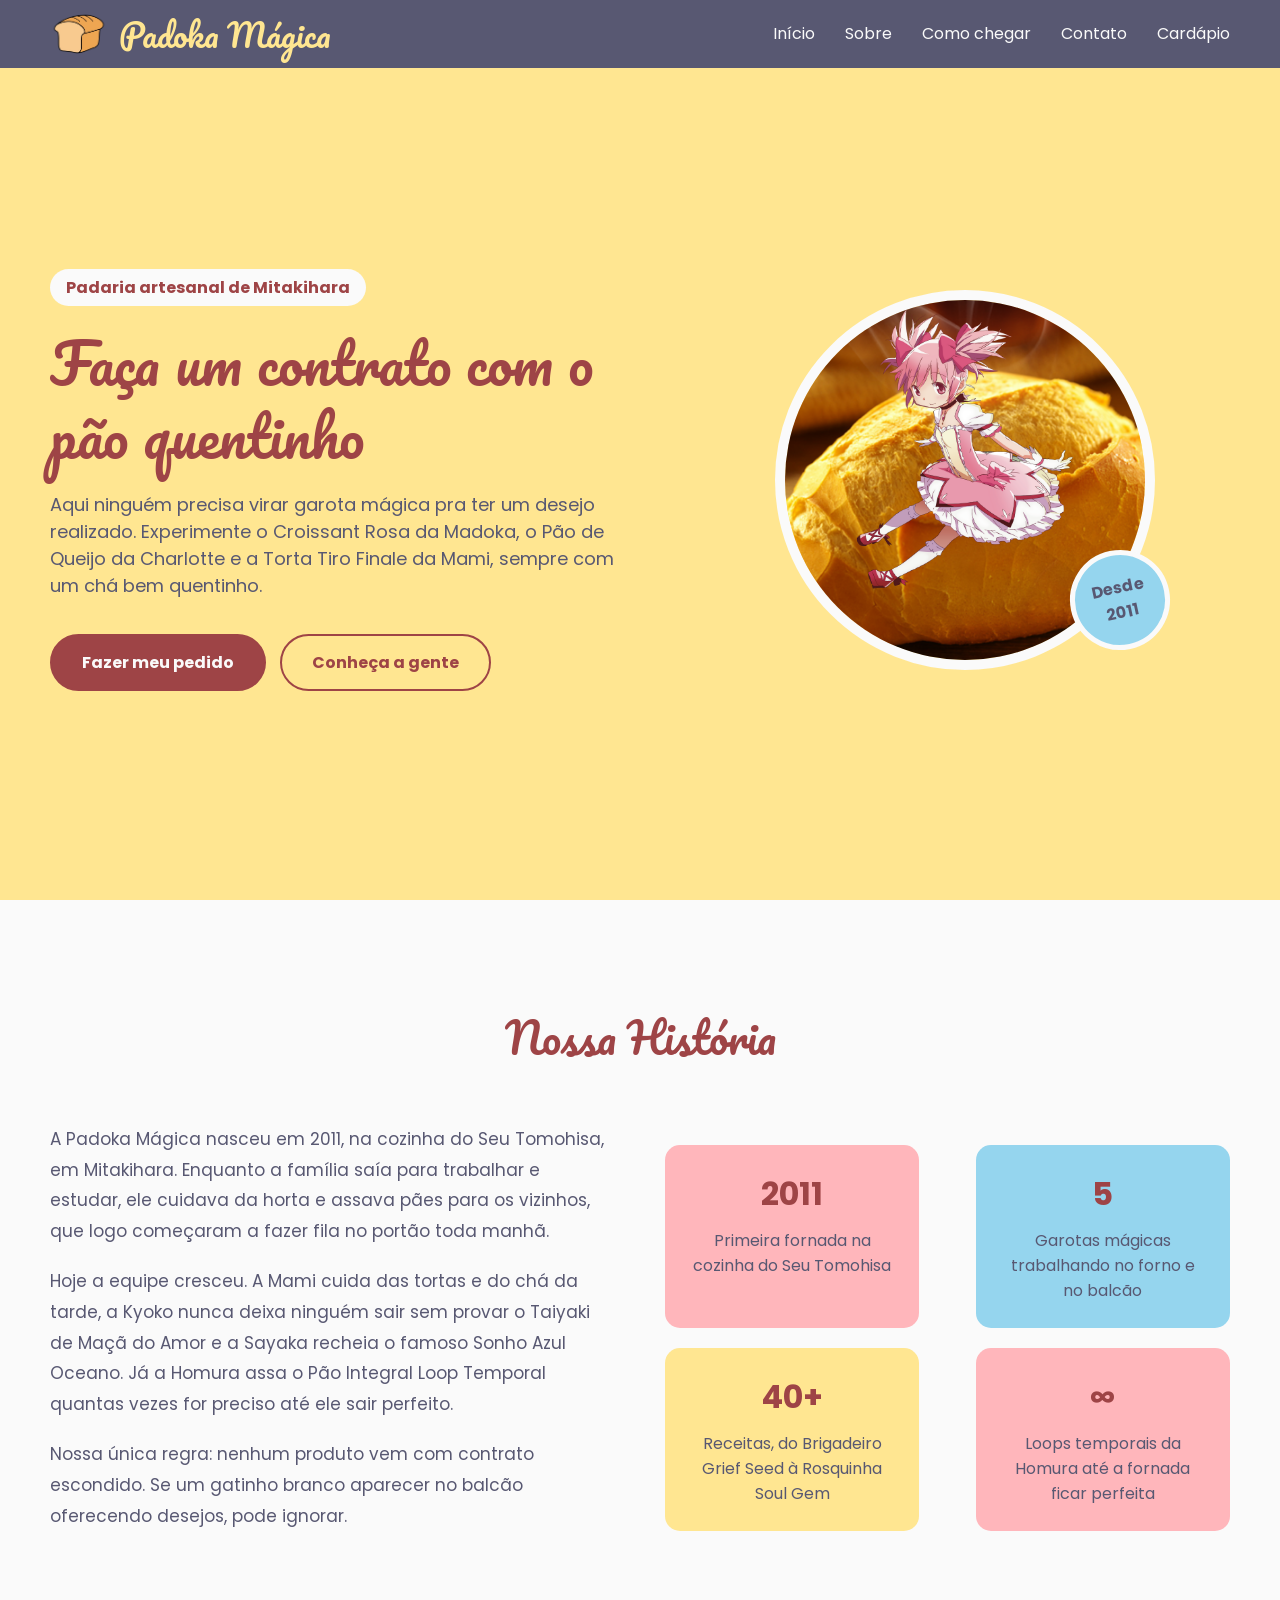
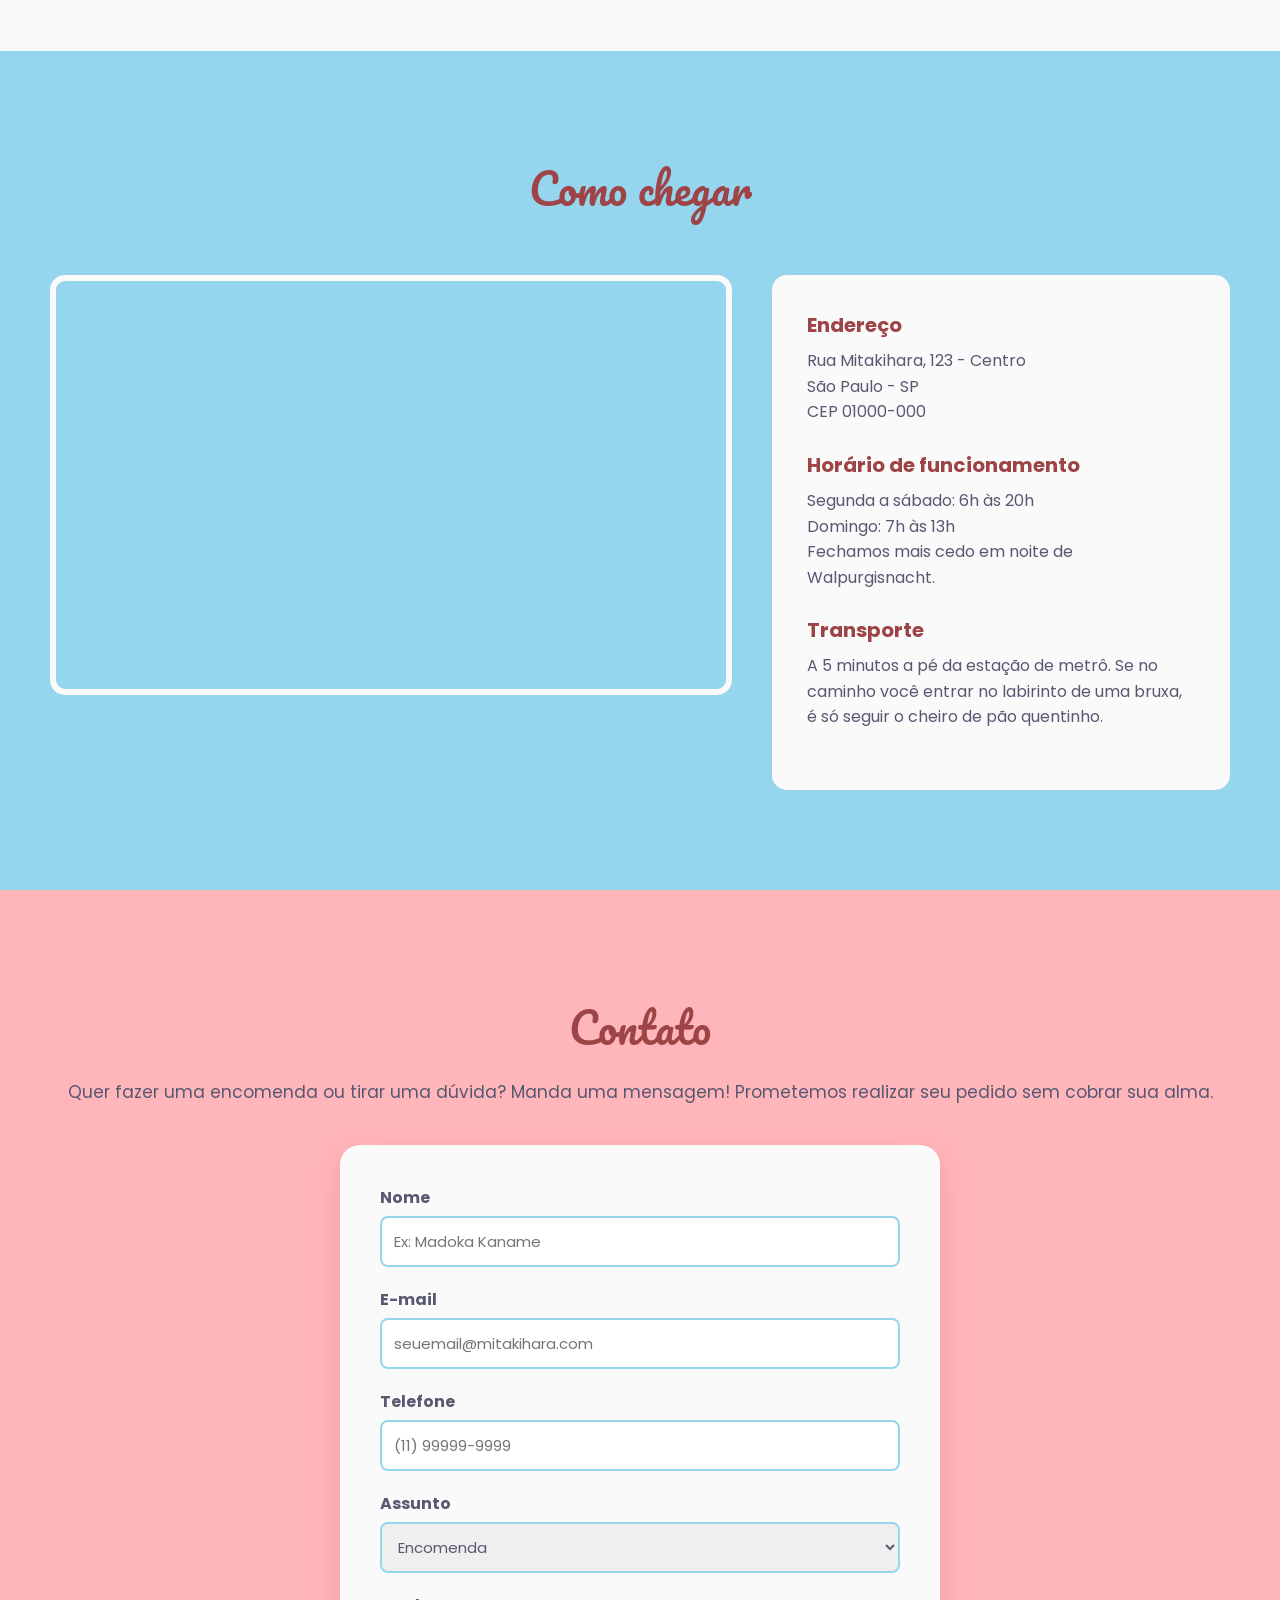
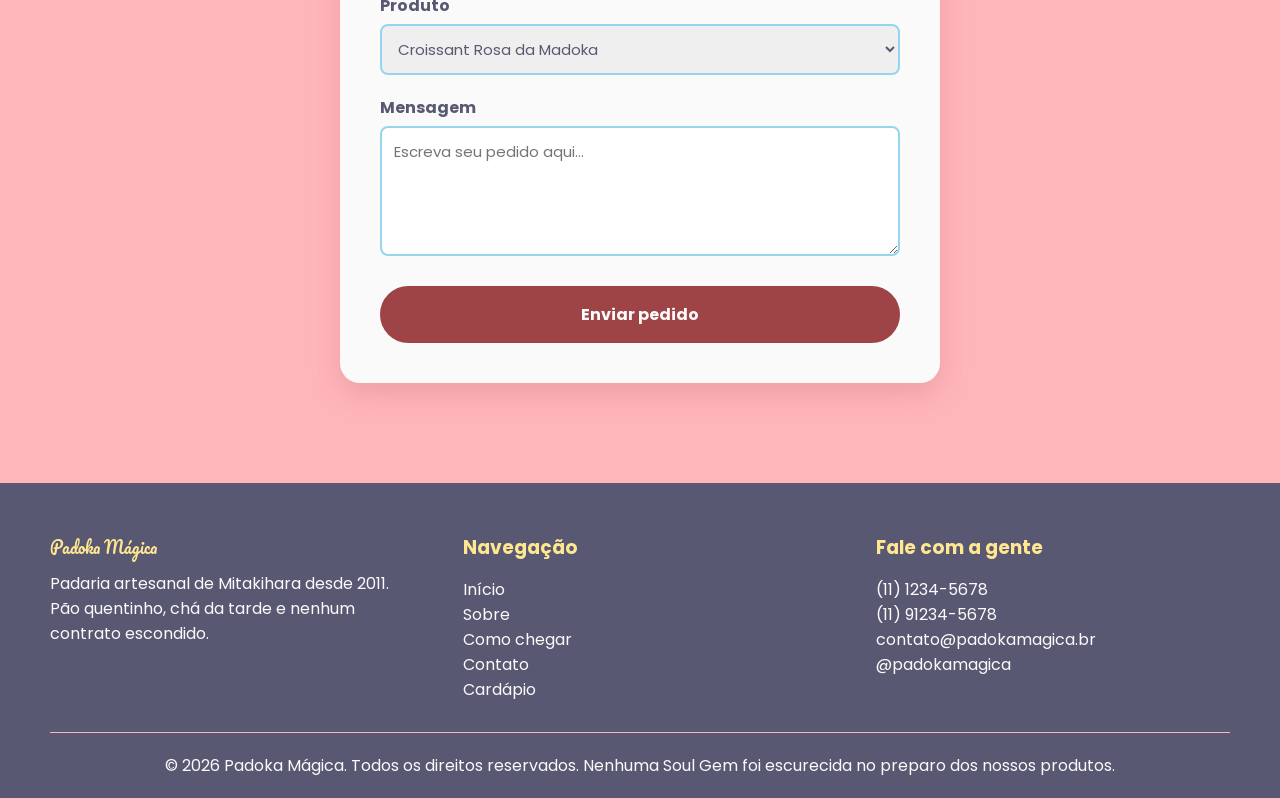
<file: index.html>
<!doctype html>
<html lang="pt-BR">
  <head>
    <meta charset="UTF-8" />
    <meta name="viewport" content="width=device-width, initial-scale=1.0" />
    <title>Padoka Mágica</title>
    <link rel="stylesheet" href="./css/home.css" />
    <link
      rel="shortcut icon"
      href="assets/img/LogoImage.png"
      type="image/png" />
  </head>

  <body>
    <header id="header" class="header">
      <a href="./index.html#hero" class="logoContainer">
        <img src="./assets/img/LogoImage.png" alt="Logo da Padoka Mágica" />
        <h1>Padoka Mágica</h1>
      </a>

      <nav class="navigation">
        <a href="./index.html#hero">Início</a>
        <a href="./index.html#historia">Sobre</a>
        <a href="./index.html#comoChegar">Como chegar</a>
        <a href="./index.html#contato">Contato</a>
        <a href="./cardapio.html">Cardápio</a>
      </nav>
    </header>

    <main id="content" class="content">
      <section id="hero" class="hero">
        <div class="heroTexto">
          <p class="heroTag">Padaria artesanal de Mitakihara</p>
          <h1 class="heroTitulo">Faça um contrato com o pão quentinho</h1>
          <p class="heroSubtitulo">
            Aqui ninguém precisa virar garota mágica pra ter um desejo
            realizado. Experimente o Croissant Rosa da Madoka, o Pão de Queijo
            da Charlotte e a Torta Tiro Finale da Mami, sempre com um chá bem
            quentinho.
          </p>
          <div class="heroBotoes">
            <a href="#ata" class="botao">Fazer meu pedido</a>
            <a href="#putz" class="botao botaoSecundario">Conheça a gente</a>
          </div>
        </div>

        <div class="heroImagem">
          <div class="circulo">
            <img src="./assets/img/Madoka.png" alt="Madoka" class="madoka" />
            <img
              src="./assets/img/heroImage.png"
              alt="Pão Quentinho"
              class="pao" />
          </div>
          <p class="selo">Desde<br />2011</p>
        </div>
      </section>

      <section id="historia" class="historia">
        <h2 class="tituloSecao">Nossa História</h2>
        <div class="historiaConteudo">
          <div class="historiaTexto">
            <p>
              A Padoka Mágica nasceu em 2011, na cozinha do Seu Tomohisa, em
              Mitakihara. Enquanto a família saía para trabalhar e estudar, ele
              cuidava da horta e assava pães para os vizinhos, que logo
              começaram a fazer fila no portão toda manhã.
            </p>
            <p>
              Hoje a equipe cresceu. A Mami cuida das tortas e do chá da tarde,
              a Kyoko nunca deixa ninguém sair sem provar o Taiyaki de Maçã do
              Amor e a Sayaka recheia o famoso Sonho Azul Oceano. Já a Homura
              assa o Pão Integral Loop Temporal quantas vezes for preciso até
              ele sair perfeito.
            </p>
            <p>
              Nossa única regra: nenhum produto vem com contrato escondido. Se
              um gatinho branco aparecer no balcão oferecendo desejos, pode
              ignorar.
            </p>
          </div>
          <div class="historiaCards">
            <div class="card">
              <span class="cardNumero">2011</span>
              <p>Primeira fornada na cozinha do Seu Tomohisa</p>
            </div>
            <div class="card cardAzul">
              <span class="cardNumero">5</span>
              <p>Garotas mágicas trabalhando no forno e no balcão</p>
            </div>
            <div class="card cardAmarelo">
              <span class="cardNumero">40+</span>
              <p>Receitas, do Brigadeiro Grief Seed à Rosquinha Soul Gem</p>
            </div>
            <div class="card">
              <span class="cardNumero">∞</span>
              <p>Loops temporais da Homura até a fornada ficar perfeita</p>
            </div>
          </div>
        </div>
      </section>

      <section id="comoChegar" class="comoChegar">
        <h2 class="tituloSecao">Como chegar</h2>
        <div class="comoChegarConteudo">
          <div class="mapa">
            <iframe
              src="https://maps.google.com/maps?q=Pra%C3%A7a%20da%20S%C3%A9%2C%20S%C3%A3o%20Paulo&z=15&output=embed"
              loading="lazy"
              title="Mapa da Padoka Mágica"></iframe>
          </div>
          <div class="infoEndereco">
            <h3>Endereço</h3>
            <p>
              Rua Mitakihara, 123 - Centro<br />São Paulo - SP<br />CEP
              01000-000
            </p>
            <h3>Horário de funcionamento</h3>
            <p>
              Segunda a sábado: 6h às 20h<br />Domingo: 7h às 13h<br />Fechamos
              mais cedo em noite de Walpurgisnacht.
            </p>
            <h3>Transporte</h3>
            <p>
              A 5 minutos a pé da estação de metrô. Se no caminho você entrar no
              labirinto de uma bruxa, é só seguir o cheiro de pão quentinho.
            </p>
          </div>
        </div>
      </section>

      <section id="contato" class="contato">
        <h2 class="tituloSecao">Contato</h2>
        <p class="contatoTexto">
          Quer fazer uma encomenda ou tirar uma dúvida? Manda uma mensagem!
          Prometemos realizar seu pedido sem cobrar sua alma.
        </p>
        <form id="formContato" class="formulario" action="#">
          <label for="nome">Nome</label>
          <input
            type="text"
            id="nome"
            name="nome"
            placeholder="Ex: Madoka Kaname"
            required />
          <label for="email">E-mail</label>
          <input
            type="email"
            id="email"
            name="email"
            placeholder="seuemail@mitakihara.com"
            required />
          <label for="telefone">Telefone</label>
          <input
            type="tel"
            id="telefone"
            name="telefone"
            placeholder="(11) 99999-9999" />

          <label for="assunto">Assunto</label>
          <select id="assunto" name="assunto">
            <option value="encomenda">Encomenda</option>
            <option value="duvida">Dúvida</option>
            <option value="elogio">Elogio</option>
            <option value="desejo">Fazer um desejo (não recomendamos)</option>
          </select>
          <label for="produto">Produto</label>
          <select id="produto" name="produto">
            <option value="croissant">Croissant Rosa da Madoka</option>
            <option value="paoQueijo">Pão de Queijo da Charlotte</option>
            <option value="torta">Torta Tiro Finale da Mami</option>
            <option value="taiyaki">Taiyaki de Maçã do Amor da Kyoko</option>
            <option value="sonho">Sonho Azul Oceano da Sayaka</option>
            <option value="integral">
              Pão Integral Loop Temporal da Homura
            </option>
            <option value="rosquinha">Rosquinha Soul Gem</option>
            <option value="brigadeiro">Brigadeiro Grief Seed</option>
            <option value="cafe">Café Walpurgisnacht (extra forte)</option>
          </select>
          <label for="mensagem">Mensagem</label>
          <textarea
            id="mensagem"
            name="mensagem"
            placeholder="Escreva seu pedido aqui..."
            required></textarea>
          <button type="submit" class="botao botaoEnviar">Enviar pedido</button>
        </form>
      </section>
    </main>

    <footer id="footer" class="footer">
      <div class="footerContainer">
        <div class="footerColuna">
          <p class="footerLogo">Padoka Mágica</p>
          <p>
            Padaria artesanal de Mitakihara desde 2011. Pão quentinho, chá da
            tarde e nenhum contrato escondido.
          </p>
        </div>
        <div class="footerColuna">
          <h3>Navegação</h3>
          <a href="./index.html#hero">Início</a>
          <a href="./index.html#historia">Sobre</a>
          <a href="./index.html#comoChegar">Como chegar</a>
          <a href="./index.html#contato">Contato</a>
          <a href="#">Cardápio</a>
        </div>
        <div class="footerColuna">
          <h3>Fale com a gente</h3>
          <p>(11) 1234-5678</p>
          <p>(11) 91234-5678</p>
          <p>contato@padokamagica.br</p>
          <p>@padokamagica</p>
        </div>
      </div>
      <div class="copyright">
        <p>
          &copy; 2026 Padoka Mágica. Todos os direitos reservados. Nenhuma Soul
          Gem foi escurecida no preparo dos nossos produtos.
        </p>
      </div>
    </footer>
  </body>
</html>
</file>
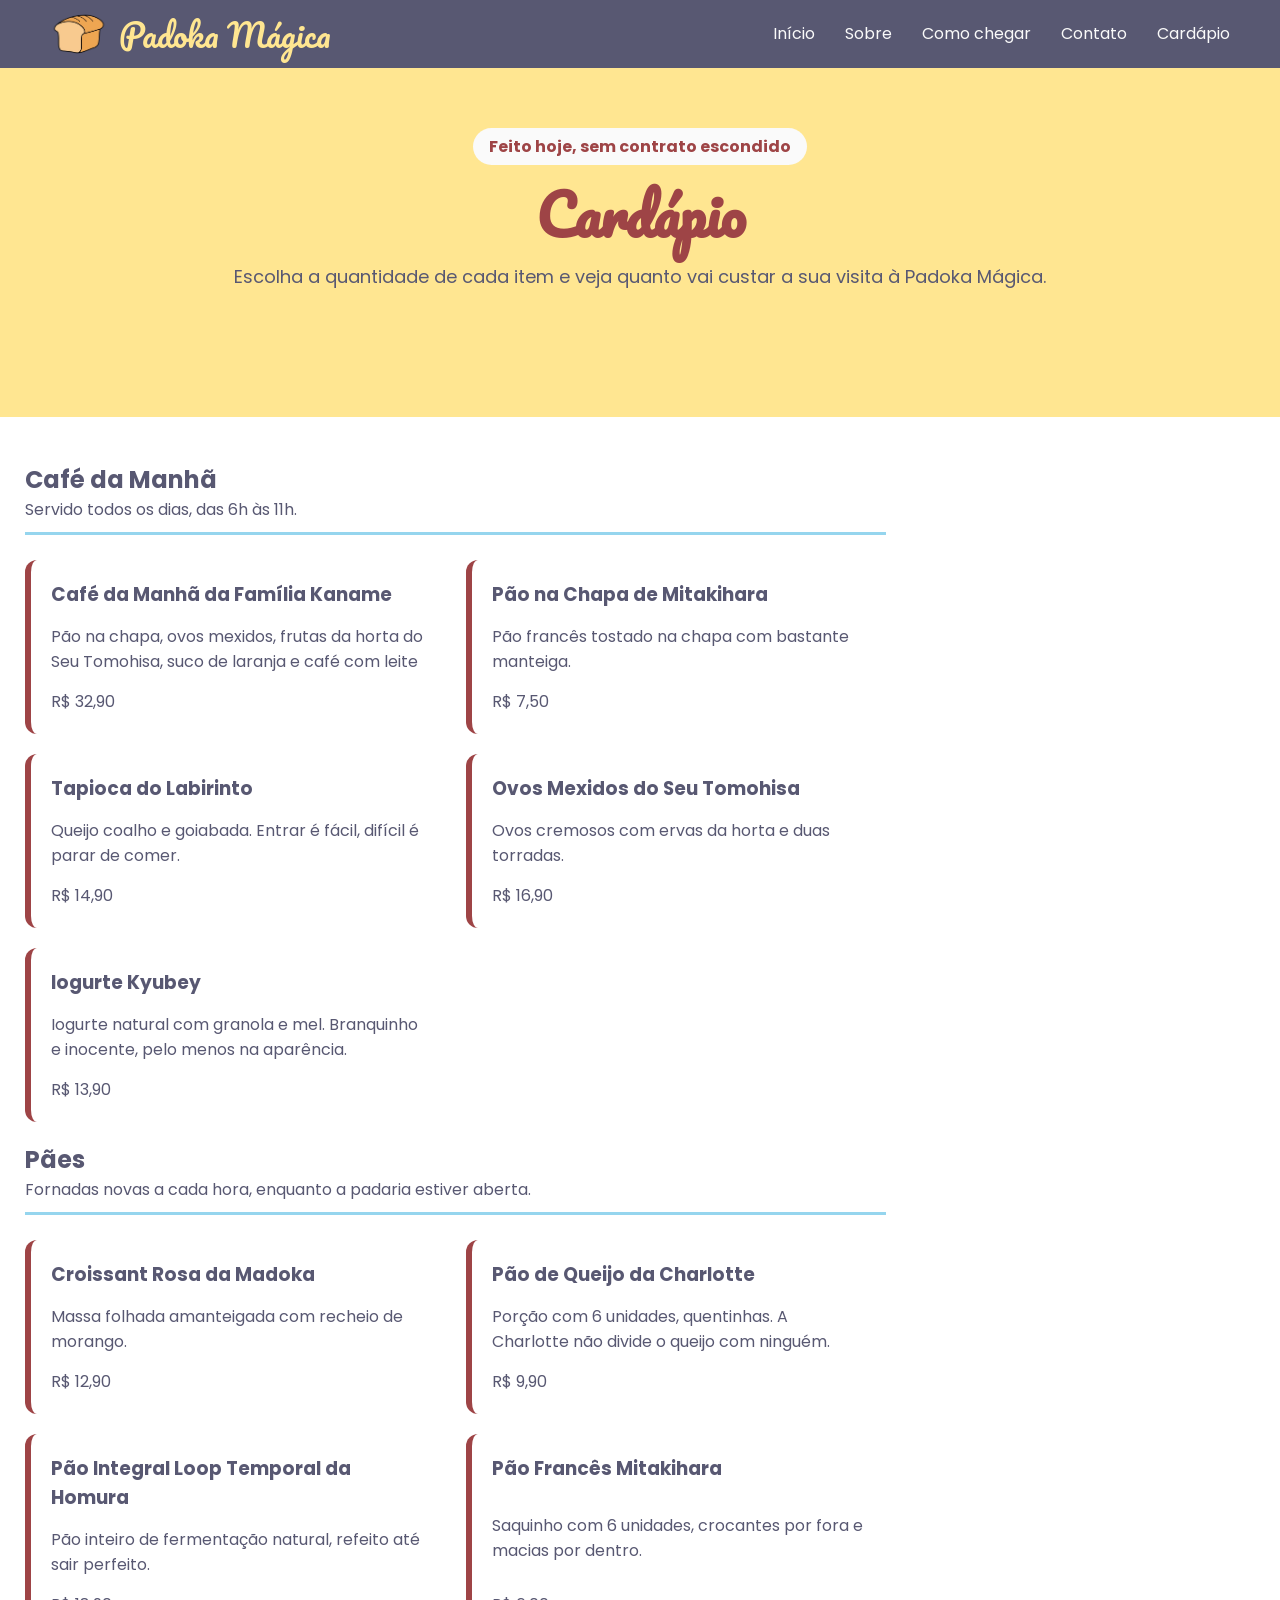
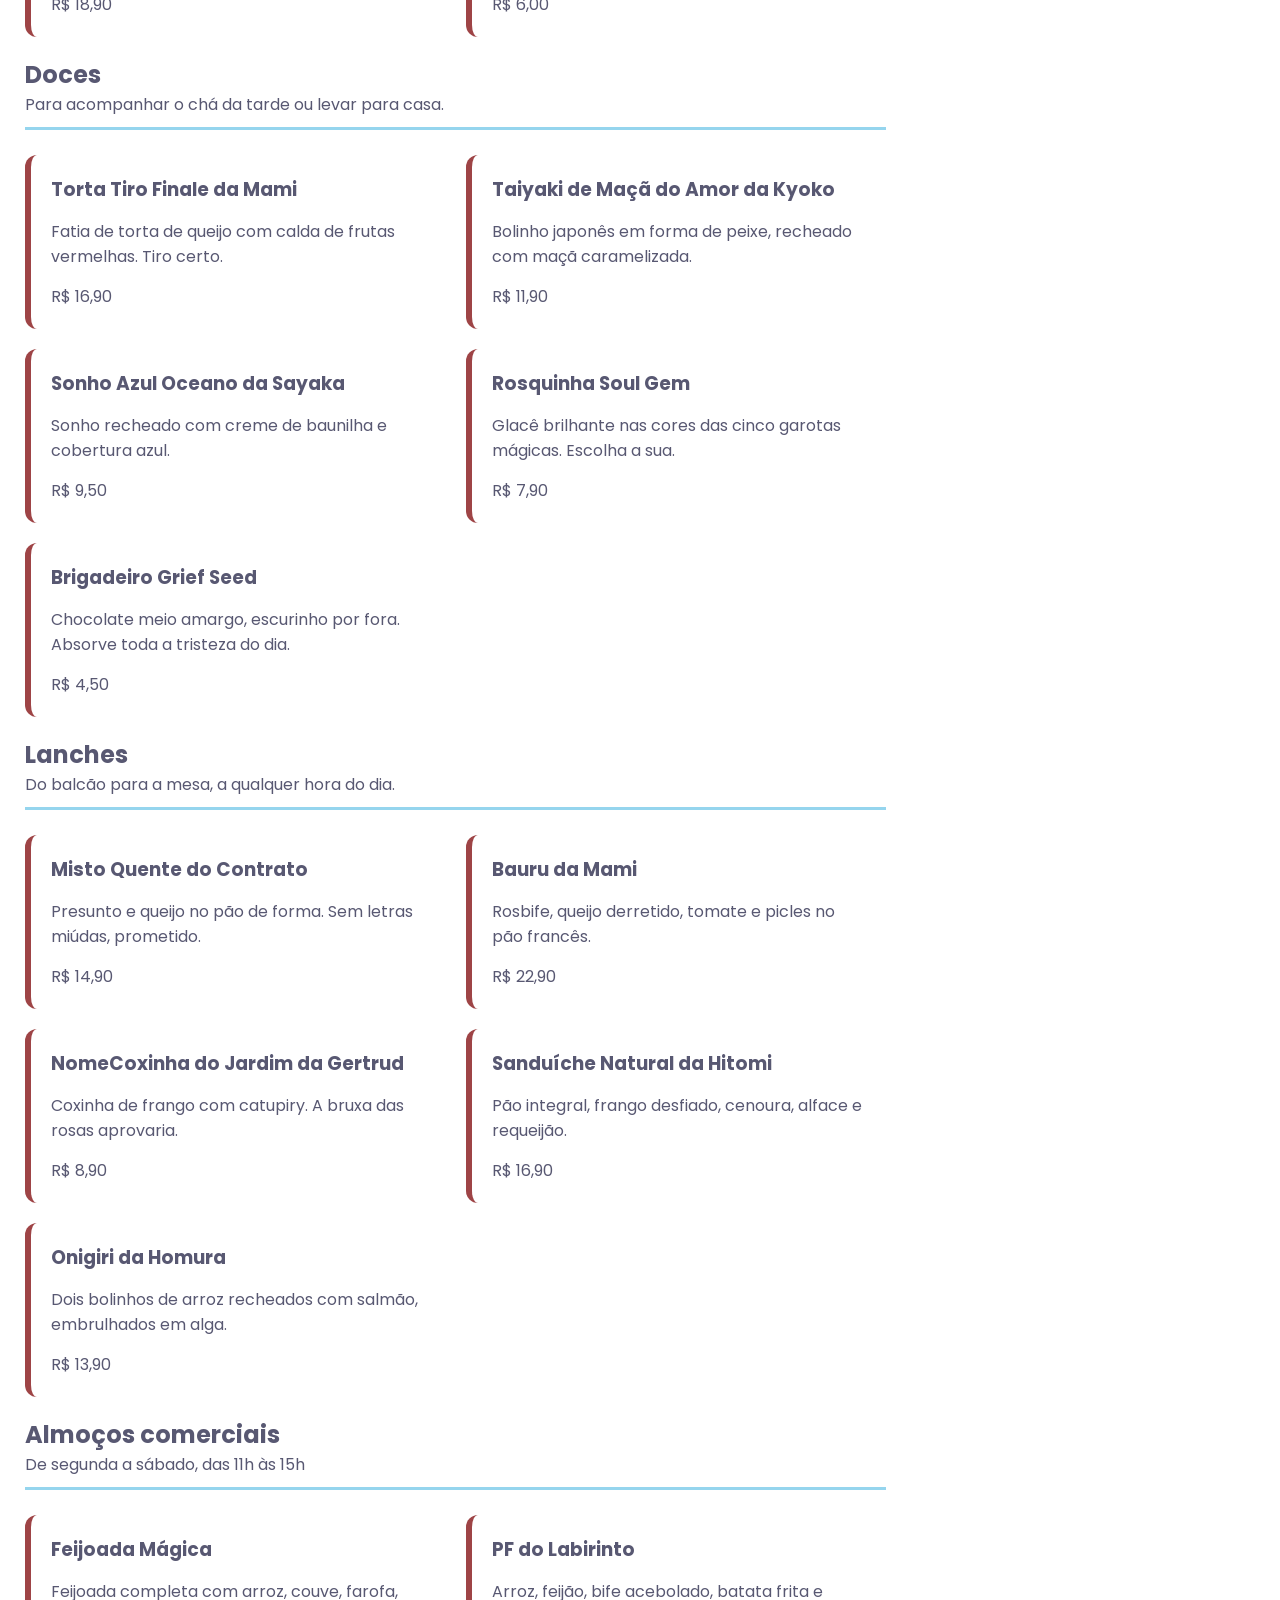
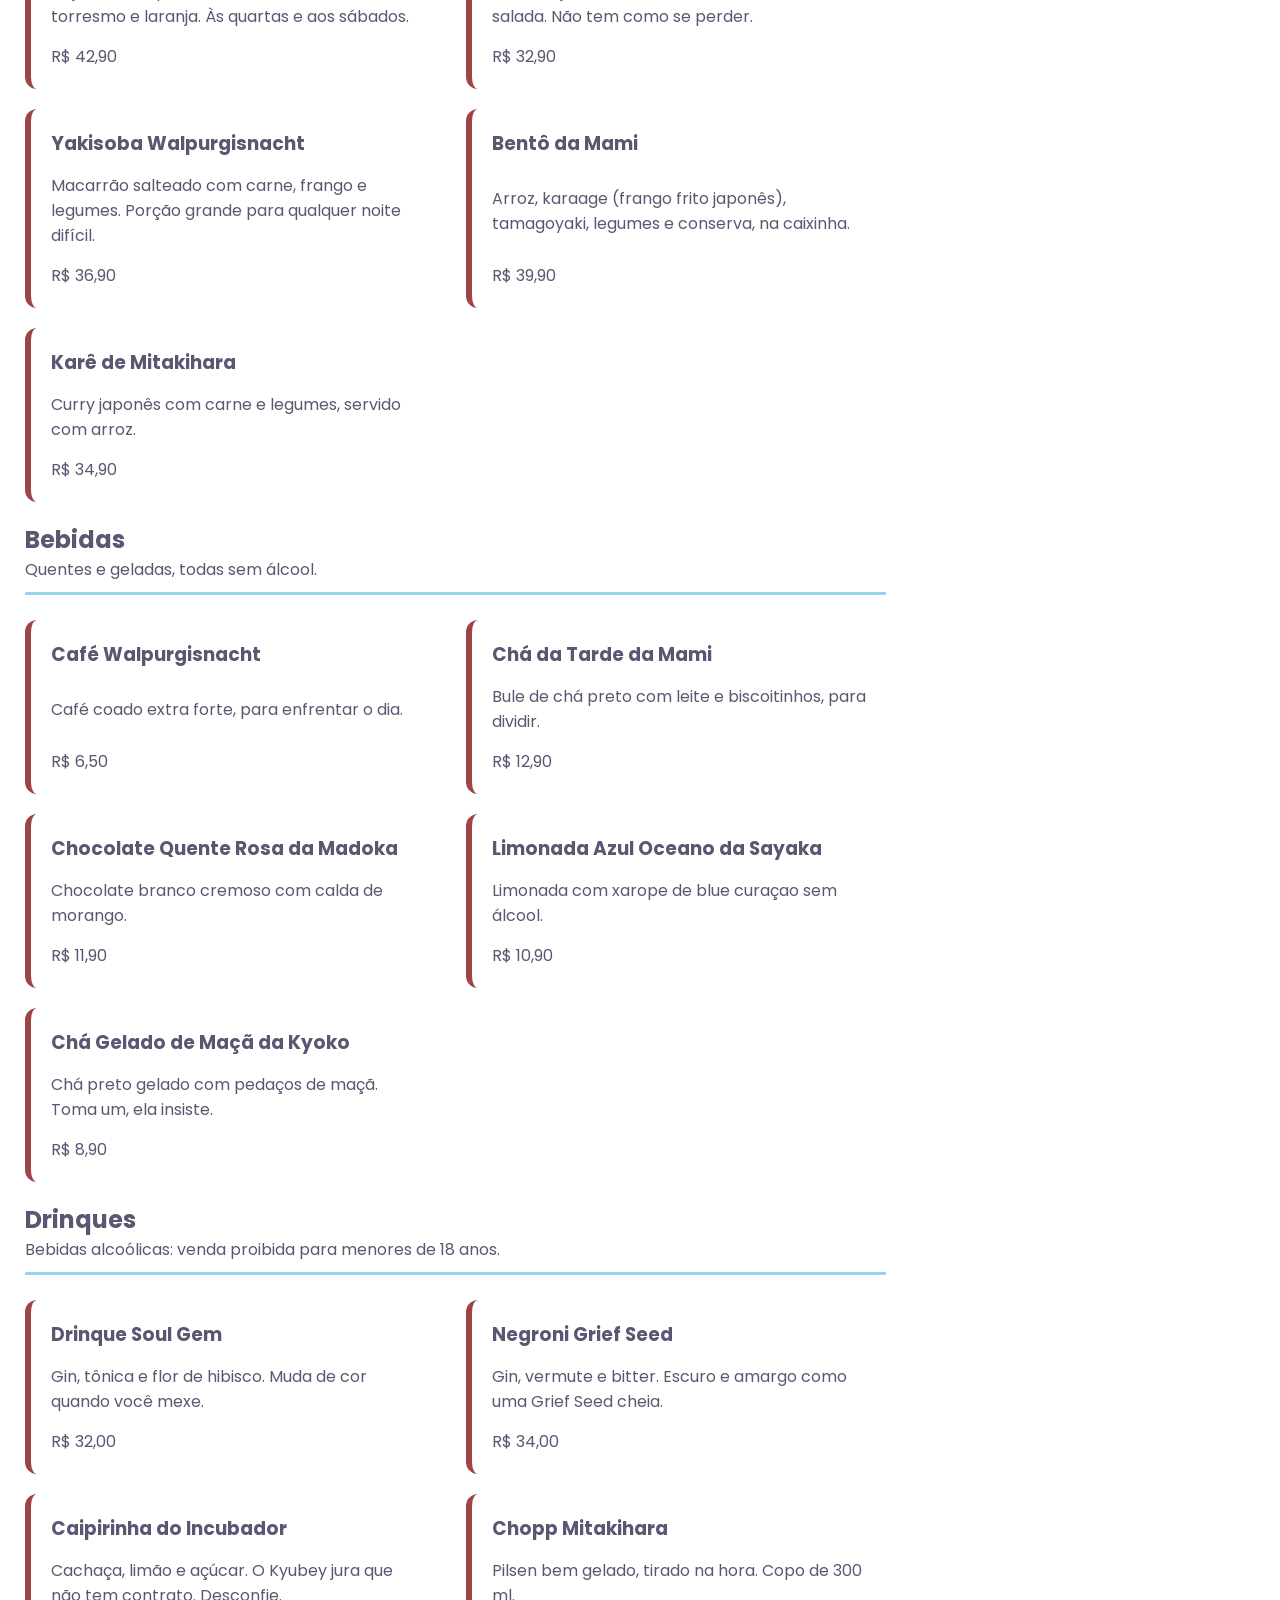
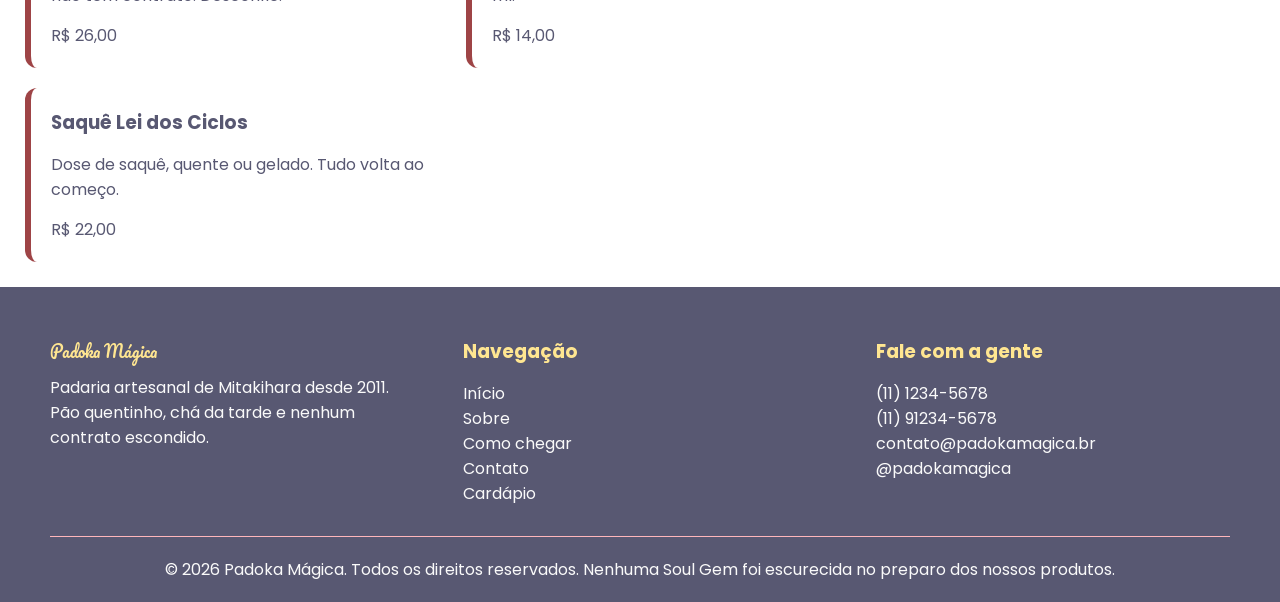
<file: cardapio.html>
<!doctype html>
<html lang="pt-BR">
  <head>
    <meta charset="UTF-8" />
    <meta name="viewport" content="width=device-width, initial-scale=1.0" />
    <title>Cardápio | Padoka Mágica</title>
    <link rel="stylesheet" href="./css/cardapio.css" />
    <link
      rel="shortcut icon"
      href="assets/img/LogoImage.png"
      type="image/png"
    />
  </head>
  <body>
    <header id="header" class="header">
      <a href="./index.html#hero" class="logoContainer">
        <img src="./assets/img/LogoImage.png" alt="Logo da Padoka Mágica" />
        <h1>Padoka Mágica</h1>
      </a>

      <nav class="navigation">
        <a href="./index.html#hero">Início</a>
        <a href="./index.html#historia">Sobre</a>
        <a href="./index.html#comoChegar">Como chegar</a>
        <a href="./index.html#contato">Contato</a>
        <a href="./cardapio.html" class="paginaAtual">Cardápio</a>
      </nav>
    </header>

    <main id="content" class="content">
      <section id="cardapioTopo" class="cardapioTopo">
        <p class="cardapioTag">Feito hoje, sem contrato escondido</p>
        <h1 class="cardapioTitulo">Cardápio</h1>
        <p class="cardapioSubtitulo">
          Escolha a quantidade de cada item e veja quanto vai custar a sua
          visita à Padoka Mágica.
        </p>
      </section>

      <form id="formCardapio" class="cardapioConteudo" action="#">
        <div class="listaCategorias">
          <section id="cafeDaManha" class="categoria">
            <div class="categoriaCabecalho">
              <h2>Café da Manhã</h2>
              <p>Servido todos os dias, das 6h às 11h.</p>
            </div>
            <div class="listaItens">
              <div class="item">
                <h3 class="itemNome">Café da Manhã da Família Kaname</h3>
                <p class="itemDescricao">
                  Pão na chapa, ovos mexidos, frutas da horta do Seu Tomohisa,
                  suco de laranja e café com leite
                </p>
                <p class="itemPreco">R$ 32,90</p>
              </div>
              <div class="item">
                <h3 class="itemNome">Pão na Chapa de Mitakihara</h3>
                <p class="itemDescricao">
                  Pão francês tostado na chapa com bastante manteiga.
                </p>
                <p class="itemPreco">R$ 7,50</p>
              </div>
              <div class="item">
                <h3 class="itemNome">Tapioca do Labirinto</h3>
                <p class="itemDescricao">
                  Queijo coalho e goiabada. Entrar é fácil, difícil é parar de
                  comer.
                </p>
                <p class="itemPreco">R$ 14,90</p>
              </div>
              <div class="item">
                <h3 class="itemNome">Ovos Mexidos do Seu Tomohisa</h3>
                <p class="itemDescricao">
                  Ovos cremosos com ervas da horta e duas torradas.
                </p>
                <p class="itemPreco">R$ 16,90</p>
              </div>
              <div class="item">
                <h3 class="itemNome">Iogurte Kyubey</h3>
                <p class="itemDescricao">
                  Iogurte natural com granola e mel. Branquinho e inocente, pelo
                  menos na aparência.
                </p>
                <p class="itemPreco">R$ 13,90</p>
              </div>
            </div>
          </section>

          <section id="paes" class="categoria">
            <div class="categoriaCabecalho">
              <h2>Pães</h2>
              <p>
                Fornadas novas a cada hora, enquanto a padaria estiver aberta.
              </p>
            </div>
            <div class="listaItens">
              <div class="item">
                <h3 class="itemNome">Croissant Rosa da Madoka</h3>
                <p class="itemDescricao">
                  Massa folhada amanteigada com recheio de morango.
                </p>
                <p class="itemPreco">R$ 12,90</p>
              </div>
              <div class="item">
                <h3 class="itemNome">Pão de Queijo da Charlotte</h3>
                <p class="itemDescricao">
                  Porção com 6 unidades, quentinhas. A Charlotte não divide o
                  queijo com ninguém.
                </p>
                <p class="itemPreco">R$ 9,90</p>
              </div>
              <div class="item">
                <h3 class="itemNome">Pão Integral Loop Temporal da Homura</h3>
                <p class="itemDescricao">
                  Pão inteiro de fermentação natural, refeito até sair perfeito.
                </p>
                <p class="itemPreco">R$ 18,90</p>
              </div>
              <div class="item">
                <h3 class="itemNome">Pão Francês Mitakihara</h3>
                <p class="itemDescricao">
                  Saquinho com 6 unidades, crocantes por fora e macias por
                  dentro.
                </p>
                <p class="itemPreco">R$ 6,00</p>
              </div>
            </div>
          </section>

          <section id="doces" class="categoria">
            <div class="categoriaCabecalho">
              <h2>Doces</h2>
              <p>Para acompanhar o chá da tarde ou levar para casa.</p>
            </div>
            <div class="listaItens">
              <div class="item">
                <h3 class="itemNome">Torta Tiro Finale da Mami</h3>
                <p class="itemDescricao">
                  Fatia de torta de queijo com calda de frutas vermelhas. Tiro
                  certo.
                </p>
                <p class="itemPreco">R$ 16,90</p>
              </div>
              <div class="item">
                <h3 class="itemNome">Taiyaki de Maçã do Amor da Kyoko</h3>
                <p class="itemDescricao">
                  Bolinho japonês em forma de peixe, recheado com maçã
                  caramelizada.
                </p>
                <p class="itemPreco">R$ 11,90</p>
              </div>
              <div class="item">
                <h3 class="itemNome">Sonho Azul Oceano da Sayaka</h3>
                <p class="itemDescricao">
                  Sonho recheado com creme de baunilha e cobertura azul.
                </p>
                <p class="itemPreco">R$ 9,50</p>
              </div>
              <div class="item">
                <h3 class="itemNome">Rosquinha Soul Gem</h3>
                <p class="itemDescricao">
                  Glacê brilhante nas cores das cinco garotas mágicas. Escolha a
                  sua.
                </p>
                <p class="itemPreco">R$ 7,90</p>
              </div>
              <div class="item">
                <h3 class="itemNome">Brigadeiro Grief Seed</h3>
                <p class="itemDescricao">
                  Chocolate meio amargo, escurinho por fora. Absorve toda a
                  tristeza do dia.
                </p>
                <p class="itemPreco">R$ 4,50</p>
              </div>
            </div>
          </section>

          <section id="lanches" class="categoria">
            <div class="categoriaCabecalho">
              <h2>Lanches</h2>
              <p>Do balcão para a mesa, a qualquer hora do dia.</p>
            </div>
            <div class="listaItens">
              <div class="item">
                <h3 class="itemNome">Misto Quente do Contrato</h3>
                <p class="itemDescricao">
                  Presunto e queijo no pão de forma. Sem letras miúdas,
                  prometido.
                </p>
                <p class="itemPreco">R$ 14,90</p>
              </div>
              <div class="item">
                <h3 class="itemNome">Bauru da Mami</h3>
                <p class="itemDescricao">
                  Rosbife, queijo derretido, tomate e picles no pão francês.
                </p>
                <p class="itemPreco">R$ 22,90</p>
              </div>
              <div class="item">
                <h3 class="itemNome">NomeCoxinha do Jardim da Gertrud</h3>
                <p class="itemDescricao">
                  Coxinha de frango com catupiry. A bruxa das rosas aprovaria.
                </p>
                <p class="itemPreco">R$ 8,90</p>
              </div>
              <div class="item">
                <h3 class="itemNome">Sanduíche Natural da Hitomi</h3>
                <p class="itemDescricao">
                  Pão integral, frango desfiado, cenoura, alface e requeijão.
                </p>
                <p class="itemPreco">R$ 16,90</p>
              </div>
              <div class="item">
                <h3 class="itemNome">Onigiri da Homura</h3>
                <p class="itemDescricao">
                  Dois bolinhos de arroz recheados com salmão, embrulhados em
                  alga.
                </p>
                <p class="itemPreco">R$ 13,90</p>
              </div>
            </div>
          </section>

          <section id="almocos" class="categoria">
            <div class="categoriaCabecalho">
              <h2>Almoços comerciais</h2>
              <p>De segunda a sábado, das 11h às 15h</p>
            </div>
            <div class="listaItens">
              <div class="item">
                <h3 class="itemNome">Feijoada Mágica</h3>
                <p class="itemDescricao">
                  Feijoada completa com arroz, couve, farofa, torresmo e
                  laranja. Às quartas e aos sábados.
                </p>
                <p class="itemPreco">R$ 42,90</p>
              </div>
              <div class="item">
                <h3 class="itemNome">PF do Labirinto</h3>
                <p class="itemDescricao">
                  Arroz, feijão, bife acebolado, batata frita e salada. Não tem
                  como se perder.
                </p>
                <p class="itemPreco">R$ 32,90</p>
              </div>
              <div class="item">
                <h3 class="itemNome">Yakisoba Walpurgisnacht</h3>
                <p class="itemDescricao">
                  Macarrão salteado com carne, frango e legumes. Porção grande
                  para qualquer noite difícil.
                </p>
                <p class="itemPreco">R$ 36,90</p>
              </div>
              <div class="item">
                <h3 class="itemNome">Bentô da Mami</h3>
                <p class="itemDescricao">
                  Arroz, karaage (frango frito japonês), tamagoyaki, legumes e
                  conserva, na caixinha.
                </p>
                <p class="itemPreco">R$ 39,90</p>
              </div>
              <div class="item">
                <h3 class="itemNome">Karê de Mitakihara</h3>
                <p class="itemDescricao">
                  Curry japonês com carne e legumes, servido com arroz.
                </p>
                <p class="itemPreco">R$ 34,90</p>
              </div>
            </div>
          </section>

          <section id="bebidas" class="categoria">
            <div class="categoriaCabecalho">
              <h2>Bebidas</h2>
              <p>Quentes e geladas, todas sem álcool.</p>
            </div>
            <div class="listaItens">
              <div class="item">
                <h3 class="itemNome">Café Walpurgisnacht</h3>
                <p class="itemDescricao">
                  Café coado extra forte, para enfrentar o dia.
                </p>
                <p class="itemPreco">R$ 6,50</p>
              </div>
              <div class="item">
                <h3 class="itemNome">Chá da Tarde da Mami</h3>
                <p class="itemDescricao">
                  Bule de chá preto com leite e biscoitinhos, para dividir.
                </p>
                <p class="itemPreco">R$ 12,90</p>
              </div>
              <div class="item">
                <h3 class="itemNome">Chocolate Quente Rosa da Madoka</h3>
                <p class="itemDescricao">
                  Chocolate branco cremoso com calda de morango.
                </p>
                <p class="itemPreco">R$ 11,90</p>
              </div>
              <div class="item">
                <h3 class="itemNome">Limonada Azul Oceano da Sayaka</h3>
                <p class="itemDescricao">
                  Limonada com xarope de blue curaçao sem álcool.
                </p>
                <p class="itemPreco">R$ 10,90</p>
              </div>
              <div class="item">
                <h3 class="itemNome">Chá Gelado de Maçã da Kyoko</h3>
                <p class="itemDescricao">
                  Chá preto gelado com pedaços de maçã. Toma um, ela insiste.
                </p>
                <p class="itemPreco">R$ 8,90</p>
              </div>
            </div>
          </section>

          <section id="drinques" class="categoria">
            <div class="categoriaCabecalho">
              <h2>Drinques</h2>
              <p>Bebidas alcoólicas: venda proibida para menores de 18 anos.</p>
            </div>
            <div class="listaItens">
              <div class="item">
                <h3 class="itemNome">Drinque Soul Gem</h3>
                <p class="itemDescricao">
                  Gin, tônica e flor de hibisco. Muda de cor quando você mexe.
                </p>
                <p class="itemPreco">R$ 32,00</p>
              </div>
              <div class="item">
                <h3 class="itemNome">Negroni Grief Seed</h3>
                <p class="itemDescricao">
                  Gin, vermute e bitter. Escuro e amargo como uma Grief Seed
                  cheia.
                </p>
                <p class="itemPreco">R$ 34,00</p>
              </div>
              <div class="item">
                <h3 class="itemNome">Caipirinha do Incubador</h3>
                <p class="itemDescricao">
                  Cachaça, limão e açúcar. O Kyubey jura que não tem contrato.
                  Desconfie.
                </p>
                <p class="itemPreco">R$ 26,00</p>
              </div>
              <div class="item">
                <h3 class="itemNome">Chopp Mitakihara</h3>
                <p class="itemDescricao">
                  Pilsen bem gelado, tirado na hora. Copo de 300 ml.
                </p>
                <p class="itemPreco">R$ 14,00</p>
              </div>
              <div class="item">
                <h3 class="itemNome">Saquê Lei dos Ciclos</h3>
                <p class="itemDescricao">
                  Dose de saquê, quente ou gelado. Tudo volta ao começo.
                </p>
                <p class="itemPreco">R$ 22,00</p>
              </div>
            </div>
          </section>
        </div>
      </form>
    </main>

    <footer id="footer" class="footer">
      <div class="footerContainer">
        <div class="footerColuna">
          <p class="footerLogo">Padoka Mágica</p>
          <p>
            Padaria artesanal de Mitakihara desde 2011. Pão quentinho, chá da
            tarde e nenhum contrato escondido.
          </p>
        </div>
        <div class="footerColuna">
          <h3>Navegação</h3>
          <a href="./index.html#hero">Início</a>
          <a href="./index.html#historia">Sobre</a>
          <a href="./index.html#comoChegar">Como chegar</a>
          <a href="./index.html#contato">Contato</a>
          <a href="./cardapio.html">Cardápio</a>
        </div>
        <div class="footerColuna">
          <h3>Fale com a gente</h3>
          <p>(11) 1234-5678</p>
          <p>(11) 91234-5678</p>
          <p>contato@padokamagica.br</p>
          <p>@padokamagica</p>
        </div>
      </div>
      <div class="copyright">
        <p>
          &copy; 2026 Padoka Mágica. Todos os direitos reservados. Nenhuma Soul
          Gem foi escurecida no preparo dos nossos produtos.
        </p>
      </div>
    </footer>
  </body>
</html>
</file>
<file: css/home.css>
@import url(layout.css);

.hero {
  display: flex;
  align-items: center;
  justify-content: space-between;
  min-height: 100vh;
  padding: 120px 50px 60px 50px;
  background-color: var(--cor-amarela);
}

.heroTexto {
  width: 50%;
}

.heroTag {
  background-color: var(--cor-branca);
  color: var(--cor-vermelho);
  font-weight: bold;

  width: fit-content;

  padding: 6px 16px;
  margin-bottom: 20px;

  border-radius: 20px;
}

.heroTitulo {
  color: var(--cor-vermelho);

  font-family: "Fonte Titulo";
  font-size: 56px;
  font-weight: 300;
  line-height: 1.3;

  margin-bottom: 20px;
}

.heroSubtitulo {
  margin-bottom: 35px;
  font-size: large;
}

.botao {
  display: inline-block;
  background-color: var(--cor-vermelho);
  color: var(--cor-branca);

  border: 2px solid var(--cor-vermelho);
  border-radius: 30px;

  padding: 14px 30px;
  font-weight: bold;
  transition: 300ms;
}

.botaoSecundario {
  margin-left: 10px;
  background-color: transparent;
  color: var(--cor-vermelho);
}

.botao:hover {
  background-color: #742b2c;
  border-color: #742b2c;
  transform: translateY(-3px);
}

.botaoSecundario:hover {
  background-color: var(--cor-vermelho);
  border-color: var(--cor-vermelho);
  color: var(--cor-branca);
}

.heroImagem {
  width: 45%;
  display: flex;
  justify-content: center;
  position: relative;
}

.circulo {
  width: 380px;
  height: 380px;
  border: 10px solid var(--cor-branca);
  border-radius: 50%;
  overflow: hidden;
  position: relative;
}

.madoka {
  position: absolute;
  width: 80%;
  bottom: 0;
  left: 10%;
  transform: translateY(-6.5%) scale(-0.75, 0.75);
  z-index: 2;
}

.pao {
  position: absolute;
  width: 100%;
  height: 100%;
  object-fit: cover;
  z-index: 1;
}

.selo {
  position: absolute;
  bottom: 20px;
  right: 60px;

  height: 100px;
  width: 100px;

  background-color: var(--cor-azul);
  border: 5px solid var(--cor-branca);
  border-radius: 50%;

  display: flex;
  justify-content: center;
  align-items: center;
  text-align: center;
  font-weight: bold;

  transform: rotate(-12deg);

  z-index: 3;
}

.historia {
  padding: 100px 50px;
  background-color: var(--cor-branca);
}

.tituloSecao {
  margin-bottom: 50px;
  font-family: "Fonte Titulo";
  font-size: 42px;
  font-weight: 300;
  text-align: center;
  color: var(--cor-vermelho);
}

.historiaConteudo {
  display: flex;
  align-items: center;
  gap: 50px;
}

.historiaTexto {
  width: 50%;
}

.historiaTexto p {
  margin-bottom: 20px;
  font-size: 17px;
  line-height: 1.8;
}

.historiaCards {
  width: 50%;
  display: flex;
  flex-wrap: wrap;
  justify-content: space-between;
  gap: 20px;
}

.card {
  width: 45%;
  padding: 25px;
  background-color: var(--cor-rosa);
  border-radius: 15px;
  text-align: center;
  transition: 300ms;
}

.card:hover {
  transform: scale(1.05);
}

.cardNumero {
  display: block;
  margin-bottom: 10px;
  font-size: 32px;
  font-weight: bold;
  color: var(--cor-vermelho);
}

.cardAzul {
  background-color: var(--cor-azul);
}

.cardAmarelo {
  background-color: var(--cor-amarela);
}

.comoChegar {
  padding: 100px 50px;
  background-color: var(--cor-azul);
}

.comoChegarConteudo {
  display: flex;
  gap: 40px;
}

.mapa {
  width: 60%;
}

.mapa iframe {
  display: block;
  width: 100%;
  height: 420px;
  border: 6px solid var(--cor-branca);
  border-radius: 15px;
}

.infoEndereco {
  width: 40%;
  padding: 35px;
  background-color: var(--cor-branca);
  border-radius: 15px;
}

.infoEndereco h3 {
  margin-bottom: 8px;
  font-size: 20px;
  color: var(--cor-vermelho);
}

.infoEndereco p {
  margin-bottom: 25px;
  line-height: 1.6;
}

.contato {
  padding: 100px 50px;
  background-color: var(--cor-rosa);
}

.contato .tituloSecao {
  margin-bottom: 15px;
}

.contatoTexto {
  margin-bottom: 40px;
  font-size: 17px;
  text-align: center;
}

.formulario {
  display: flex;
  flex-direction: column;
  max-width: 600px;
  margin: 0 auto;
  padding: 40px;
  background-color: var(--cor-branca);
  border-radius: 20px;
  box-shadow: 0px 10px 30px rgba(158, 68, 70, 0.2);
}

.formulario label {
  margin-bottom: 6px;
  font-weight: bold;
}

.formulario input,
.formulario select,
.formulario textarea {
  margin-bottom: 20px;
  padding: 12px;
  border: 2px solid var(--cor-azul);
  border-radius: 8px;
  font-family: inherit;
  font-size: 15px;
  color: var(--cor-roxa);
}

.formulario input:focus,
.formulario select:focus,
.formulario textarea:focus {
  outline: none;
  border-color: var(--cor-vermelho);
}

.formulario textarea {
  height: 130px;
  resize: vertical;
}

.botaoEnviar {
  margin-top: 10px;
  font-family: inherit;
  font-size: 16px;
  cursor: pointer;
}

@media (max-width: 768px) {
  .hero {
    flex-direction: column;
    padding: 190px 20px 60px;
  }

  .heroTexto,
  .heroImagem {
    width: 100%;
  }

  .heroTexto {
    text-align: center;
  }

  .heroTag {
    margin: 0 auto 20px;
  }

  .heroTitulo {
    font-size: 38px;
  }

  .botaoSecundario {
    margin-left: 0;
    margin-top: 10px;
  }

  .circulo {
    width: 250px;
    height: 250px;
    margin-top: 40px;
  }

  .selo {
    width: 85px;
    height: 85px;
    right: 20px;
    font-size: 14px;
  }

  .historia,
  .comoChegar,
  .contato {
    padding: 70px 20px;
  }

  .tituloSecao {
    font-size: 34px;
  }

  .historiaConteudo,
  .comoChegarConteudo {
    flex-direction: column;
  }

  .historiaTexto,
  .historiaCards,
  .mapa,
  .infoEndereco,
  .card {
    width: 100%;
  }

  .formulario {
    padding: 25px;
  }
}
</file>
<file: css/cardapio.css>
@import url(layout.css);

.cardapioTopo {
    background-color: var(--cor-amarela);
    text-align: center;
    padding: calc(var(--altura-header) + 60px);
}

.cardapioTag {
    background-color: var(--cor-branca);
    color: var(--cor-vermelho);
    font-weight: bold;

    width: fit-content;
    padding: 6px 16px;
    margin: 0px auto;
    border-radius: 20px;
}

.cardapioTitulo {
    color: var(--cor-vermelho);

    font-family: "Fonte Titulo";
    font-size: 56px;
}

.cardapioSubtitulo {
    font-size: large;
    margin: auto;
}

.cardapioConteudo {
    display: flex;
    align-items: flex-start;
    padding: 25px;
}

.listaCategorias {
    width: 70%;
    display: flex;
    flex-direction: column;
}

.categoria {
    margin-top: 20px;
}

.categoriaCabecalho {
    border-bottom: 3px solid var(--cor-azul);
    margin-bottom: 25px;
    padding-bottom: 10px;
}

.listaItens {
    display: flex;
    flex-wrap: wrap;
    gap: 20px;
}

.item {
    width: calc(50% - 10px);
    padding: 20px;

    display: flex;
    justify-content: space-between;
    flex-direction: column;
    align-items: flex-start;
    gap: 15px;
    
    border-left: 6px solid var(--cor-vermelho);
    border-radius: 12px;
}
</file>
